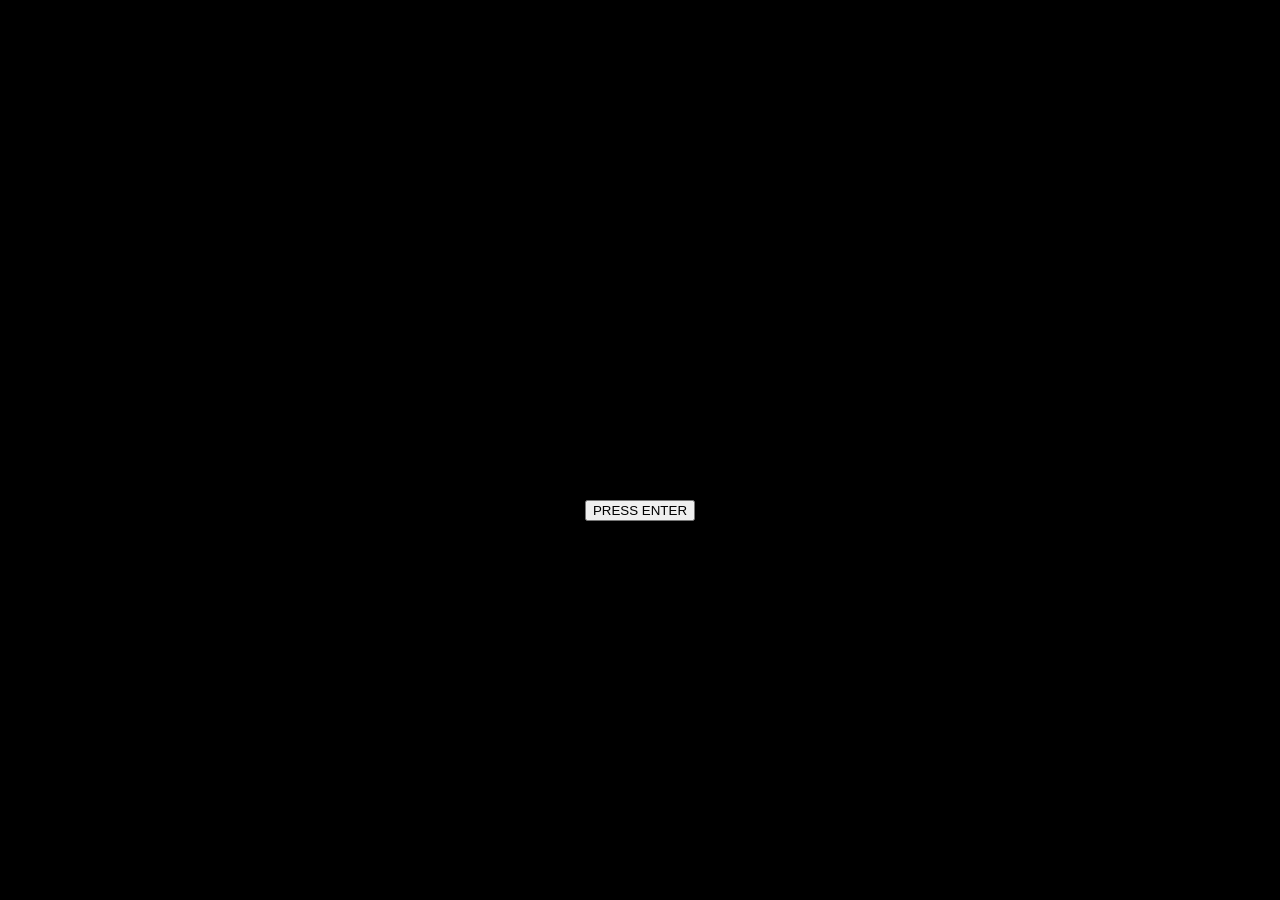
<file: index.html>
<!DOCTYPE html>
<html lang="en">

<head>
    <meta charset="UTF-8">
    <title>Happy Birthday ❤️</title>

    <link rel="stylesheet" href="style.css">
</head>

<body>

<div id="terminal">

    <p id="line1"></p>

    <p id="line2"></p>

    <p id="line3"></p>

    <p id="line4"></p>

    <p id="line5"></p>

    <button id="startButton">
        PRESS ENTER
    </button>

</div>

<script src="script.js"></script>

</body>
</file>
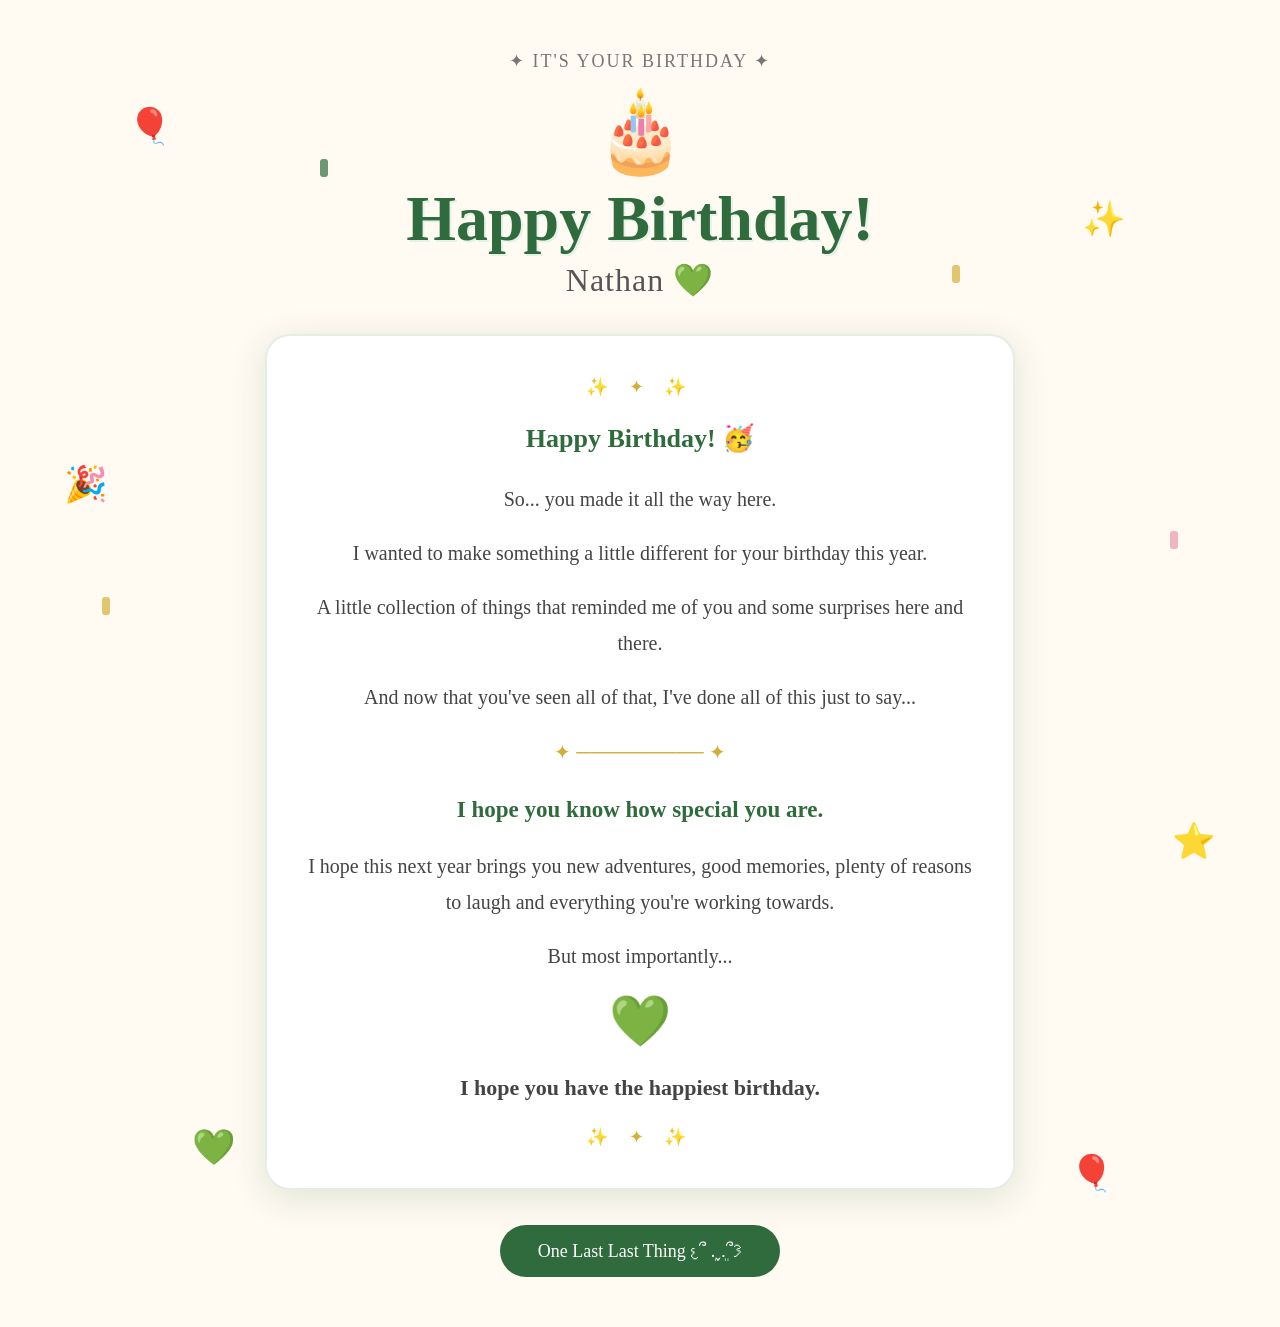
<file: birthday.html>
<!DOCTYPE html>
<html lang="en">

<head>

    <meta charset="UTF-8">
    <meta name="viewport" content="width=device-width, initial-scale=1.0">

    <title>Happy Birthday🧁</title>

    <link rel="stylesheet" href="style.css">

</head>

<body id="birthdayPage">

    <!-- Floating decorations -->
    <div class="birthday-decoration decoration-one">🎈</div>
    <div class="birthday-decoration decoration-two">✨</div>
    <div class="birthday-decoration decoration-three">💚</div>
    <div class="birthday-decoration decoration-four">🎈</div>
    <div class="birthday-decoration decoration-five">🎉</div>
    <div class="birthday-decoration decoration-six">⭐</div>


    <div class="birthday-container">

        <div class="birthday-small">
            ✦ IT'S YOUR BIRTHDAY ✦
        </div>


        <!-- Cake -->
        <div class="birthday-cake">

            <div class="cake-candle">
                🕯️
            </div>

            <div class="cake-top">
                🎂
            </div>

        </div>


        <h1 class="birthday-title">
            Happy Birthday!
        </h1>


        <div class="birthday-name">
            Nathan 💚
        </div>


        <div class="birthday-card">

            <div class="card-stars">
                ✨ ✦ ✨
            </div>

            <p class="birthday-opening">
                Happy Birthday! 🥳
            </p>

            <p>
                So... you made it all the way here.
            </p>

            <p>
                I wanted to make something a little different
                for your birthday this year.
            </p>

            <p>
                A little collection of things that reminded me
                of you and some surprises here and
                there.
            </p>

            <p>
                And now that you've seen all of that,
                I've done all of this just to say...
            </p>

            <div class="birthday-divider">
                ✦ ───────── ✦
            </div>

            <p class="birthday-highlight">
                I hope you know how special you are.
            </p>

            <p>
                I hope this next year brings you new adventures,
                good memories, plenty of reasons to laugh
                and everything you're working towards.
            </p>

            <p>
                But most importantly...
            </p>

            <div class="big-heart">
                💚
            </div>

            <p class="birthday-final-line">
                I hope you have the happiest birthday.
            </p>

            <div class="card-stars">
                ✨ ✦ ✨
            </div>

        </div>


        <button class="birthday-button" onclick="finishBirthday()">
            One Last Last Thing 𐔌՞ ܸ.ˬ.ܸ՞𐦯
        </button>

    </div>


    <!-- Confetti -->
    <div class="confetti-piece confetti-one"></div>
    <div class="confetti-piece confetti-two"></div>
    <div class="confetti-piece confetti-three"></div>
    <div class="confetti-piece confetti-four"></div>
    <div class="confetti-piece confetti-five"></div>
    <div class="confetti-piece confetti-six"></div>


    <script>

function finishBirthday() {

    const oldReveal = document.querySelector(".finalReveal");

    if (oldReveal) {

        oldReveal.style.animation = "finalRevealExit .6s ease forwards";

        setTimeout(function() {

            oldReveal.remove();
            showFinalScene();

        }, 600);

    } else {

        showFinalScene();

    }

}

function showFinalScene() {

    const finalScene = document.createElement("div");

    finalScene.className = "birthdayFinalScene";

    finalScene.innerHTML = `

        <div class="finalSceneBackground"></div>

        <div class="finalStory">

            <p class="storyLine lineOne">
                And that's the end of your little birthday adventure.
            </p>

            <p class="storyLine lineTwo">
                I hope you enjoyed it!
            </p>

            <p class="storyLine lineThree">
                Here's to another year of you.
            </p>

            <p class="storyLine lineFour">
                Happy Birthday, Nathan🧸
            </p>

        </div>

        <audio id="birthdaySong" preload="auto">
            <source src="music/put-your-records-on.mp3" type="audio/mpeg">
        </audio>

    `;

    document.body.appendChild(finalScene);

    const song = document.getElementById("birthdaySong");

    song.volume = 0.65;

    song.play().catch(function(error) {
        console.log("Music playback was blocked:", error);
    });
}
</script>

</body>

</html>
</file>
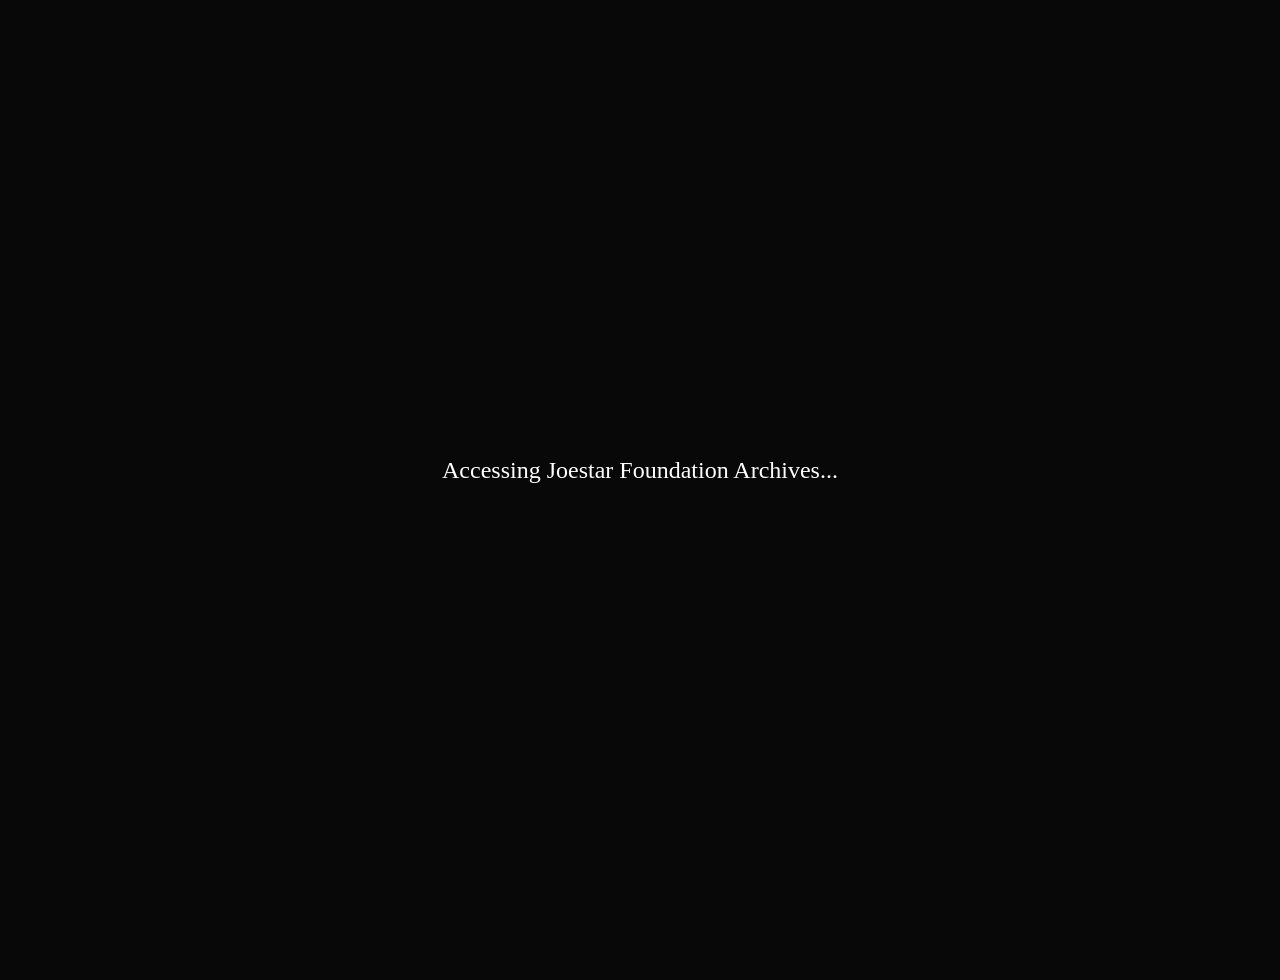
<file: jojo.html>
<!DOCTYPE html>
<html lang="en">

<head>

<meta charset="UTF-8">

<meta name="viewport" content="width=device-width, initial-scale=1.0">

<title>JoJo Record</title>

<link rel="stylesheet" href="style.css">

</head>

<body>

<div id="jojo">

    <p id="line1"></p>

    <p id="line2"></p>

    <p id="line3"></p>

    <div id="record">

        <h1>JOESTAR RECORD</h1>

        <img src="images/jojo/jonathan.jpg" alt="Jonathan Joestar" id="jonathan">

        <h2>Nathan</h2>

        <h3>"True Gentleman"</h3>

        <div id="traits">

            <p id="trait1">COURAGE ★★★★★</p>
            <p id="trait2">KINDNESS ★★★★★</p>
            <p id="trait3">PATIENCE ★★★★★</p>
            <p id="trait4">HUMOR ★★★★★</p>
            <p id="trait5">HEART ∞</p>

        </div>

        <div id="hiddenAbility">

            <h3>Hidden Ability</h3>

            <p>Someone is a year older today ✧</p>

        </div>

        <img
    src="images/jojo/to-be-continued.jpg"
    id="continueArrow"
    alt="To Be Continued">

    </div>

</div>

<script src="jojo.js"></script>

</body>

</html>
</file>
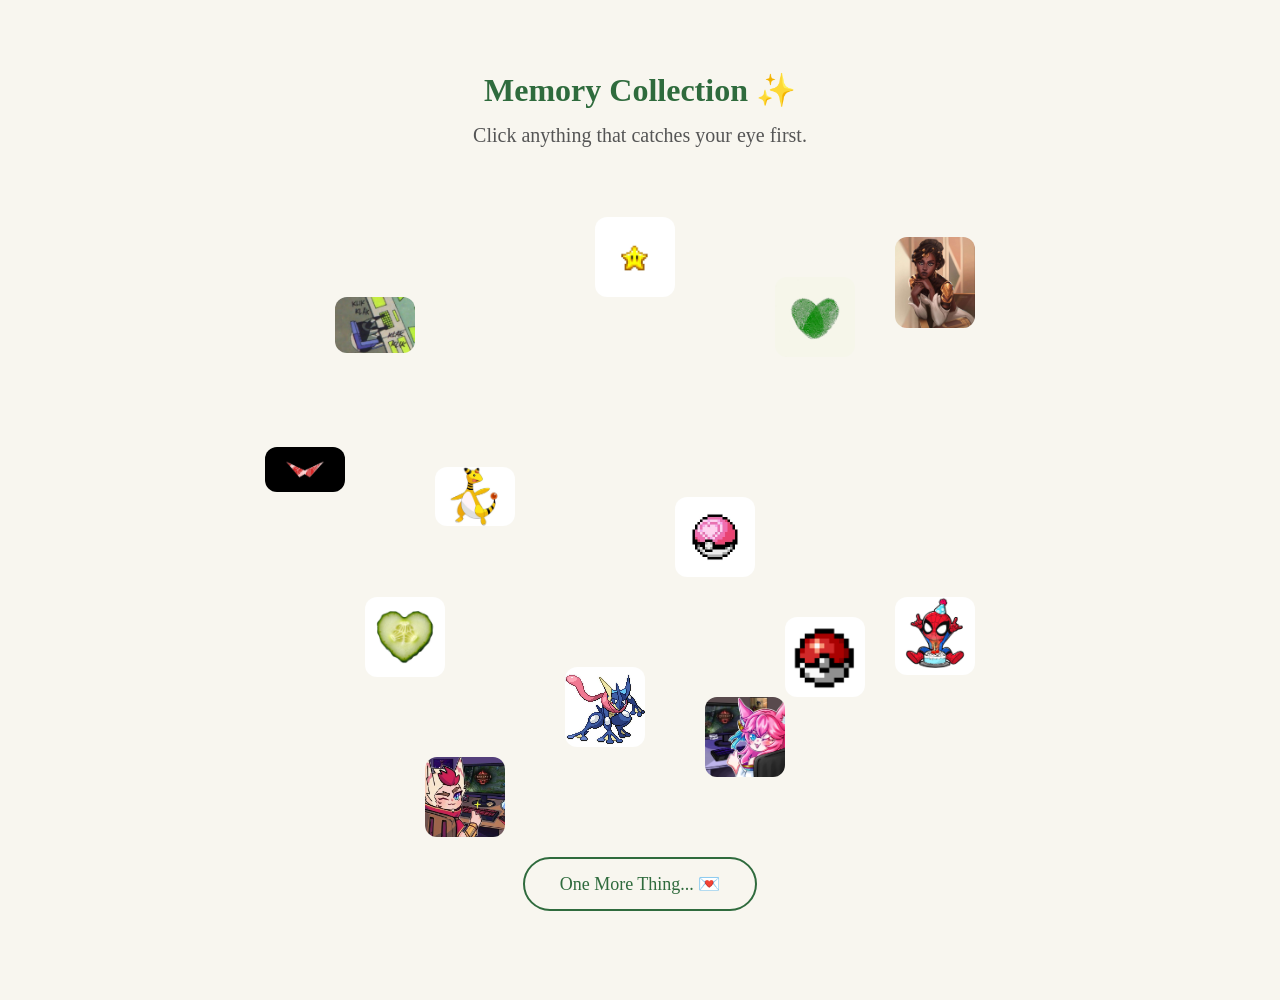
<file: memory.html>
<!DOCTYPE html>
<html lang="en">

<head>

    <meta charset="UTF-8">
    <meta name="viewport" content="width=device-width, initial-scale=1.0">

    <title>Memory Collection</title>

    <link rel="stylesheet" href="style.css">

</head>

<body>

<div id="memoryPage">

    <h1 id="memoryTitle">Memory Collection ✨</h1>

    <p id="subtitle">
        Click anything that catches your eye first.
    </p>

    <div id="memoryBoard">

       <img src="images/memories/star.jpg" class="memoryItem" id="star">

       <img src="images/memories/green-heart.jpg" class="memoryItem" id="greenHeart">

       <img src="images/memories/cucumber.jpg" class="memoryItem" id="cucumber">

       <img src="images/memories/spiderman-cake.jpg" class="memoryItem" id="spiderman">

       <img src="images/memories/batman.jpg" class="memoryItem" id="batman">

       <img src="images/memories/love-pokeball.jpg" class="memoryItem" id="loveBall">

       <img src="images/memories/pokeball.jpg" class="memoryItem" id="pokeBall">

       <img src="images/memories/greninja.jpg" class="memoryItem" id="greninja">

       <img src="images/memories/ampharos.jpg" class="memoryItem" id="ampharos">

       <img src="images/memories/xayah-chibi.jpg" class="memoryItem" id="xayah">

       <img src="images/memories/rakan-chibi.jpg" class="memoryItem" id="rakan">

       <img src="images/memories/mel.jpg" class="memoryItem" id="mel">

       <img src="images/memories/gurren.jpg" class="memoryItem" id="gurren">

    </div>

<button id="finalButton">
    One More Thing... 💌
</button>

</div>

<div id="popup">

    <div id="popupCard">

        <span id="closePopup">✕</span>

        <h2 id="popupTitle"></h2>

        <p id="popupText"></p>

    </div>

</div>

<script src="memory.js"></script>

</body>

</html>
</file>
<file: style.css>
body{

    margin:0;

    background:black;

    color:#00ff009f;

    font-family:Courier New, monospace;

}

#terminal{

    width:70%;

    display:flex;

    flex-direction:column;

    justify-content:center;

    align-items:center;

    min-height:100vh;

    margin:auto;

}

p{

    font-size:28px;

    margin:15px 0;

}

    #acceptButton{

    display:none;

    background:black;

    color:#00ff00a8;

    border:2px solid #00ff00a8;

    padding:15px 40px;

    font-size:20px;

    cursor:pointer;

    margin-top:40px;

    transition:.3s;

}
#acceptButton:hover{

    background:#00ff00;

    color:black;

    box-shadow:0 0 30px #00ff00;

}

button:hover{

    background:#00ff00a8;

    color:black;

}

/* ---------- League Page ---------- */

#league{
    color: #00ff00a8;
    background: black;
    min-height: 100vh;
    display: flex;
    flex-direction: column;
    justify-content: center;
    align-items: center;
    font-family: Consolas, monospace;
}

#champions{
    display: none;
    gap: 50px;
    margin: 40px;
}

.champion-card{
    border: 2px solid #00ff00a8;
    box-shadow: 0 0 18px #00ff00a8;
    transition:.3s;

} 
.champion-card:hover{

    transform:scale(1.05);

    box-shadow:0 0 35px #00ff00a8;

}

#heart{
    display: flex;
    align-items: center;
    font-size: 40px;
}

#title,
#story,
#quote,
#acceptButton{
    display: none;
}

/* ---------- Fade In Animation ---------- */

.fade-in {
    animation: fadeIn 1.2s ease forwards;
}

@keyframes fadeIn {

    from {
        opacity: 0;
        transform: translateY(15px);
    }

    to {
        opacity: 1;
        transform: translateY(0);
    }

}
.champion-card img{

    width:160px;

    height:250px;

    object-fit:cover;

    border-radius:8px;

}
#heart{

    animation:heartbeat 1s infinite;

}
@keyframes heartbeat{

0%{

transform:scale(1);

}

25%{

transform:scale(1.2);

}

50%{

transform:scale(1);

}

75%{

transform:scale(1.2);

}

100%{

transform:scale(1);

}

}
/* ---------- JoJo Page ---------- */

#jojo{
    background:black;
    color:#d4af37;      /* Gold */
    min-height:100vh;
    display:flex;
    flex-direction:column;
    justify-content:center;
    align-items:center;
    font-family:Georgia, serif;
}

#record,
#trait1,
#trait2,
#trait3,
#trait4,
#trait5,
#hiddenAbility,
#continueButton{
    display:none;
}

/* ===========================
        JOJO PAGE
=========================== */

#jojo{

    background:#080808;
    color:#d4af37;
    min-height:100vh;

    display:flex;
    flex-direction:column;

    justify-content:center;
    align-items:center;

    text-align:center;

    font-family:Georgia, serif;

    padding:40px;

}

#record{

    display:none;

    width:650px;

    max-width:90%;

    border:3px solid #d4af37;

    padding:35px;

    border-radius:15px;

    background:#111;

    box-shadow:0 0 25px rgba(212,175,55,.45);

}

#record h1{

    letter-spacing:4px;

    margin-bottom:20px;

}

#jonathan{

    width:220px;

    border:4px solid #d4af37;

    padding:8px;

    background:white;

    border-radius:8px;

    box-shadow:0 0 20px rgba(212,175,55,.5);

}


#traits{

    margin-top:30px;

    text-align:left;

    width:80%;

    margin-left:auto;
    margin-right:auto;

}

#traits p{

    display:none;

    font-size:22px;

    margin:12px 0;

}

#hiddenAbility{

    display:none;

    margin-top:35px;

    border:2px solid #d4af37;

    padding:20px;

    border-radius:10px;

    box-shadow:0 0 18px rgba(212,175,55,.3);

}

#continueButton{

    display:none;

    margin-top:35px;

    background:#111;

    color:#d4af37;

    border:2px solid #d4af37;

    padding:14px 35px;

    font-size:20px;

    cursor:pointer;

    transition:.3s;

}

#line1,
#line2,
#line3{

    font-size:24px;

    margin:10px;

    color:white;

}

#continueArrow{

    display:none;

    width:420px;

    margin-top:40px;

    cursor:pointer;

}
/* ==========================
      MEMORY PAGE
========================== */

#memoryPage{

    background:#f8f6ef;

    min-height:100vh;

    padding:50px;

    text-align:center;

    font-family:Georgia, serif;

}

#memoryTitle{

    color:#2f6b3d;

    margin-bottom:10px;

}

#memoryPage h1{

    color:#2f6b3d;

    margin-bottom:10px;

}

#subtitle{

    color:#555;

    margin-bottom:50px;

    font-size:20px;

}

#memoryBoard{

    position:relative;

    width:850px;

    max-width:95%;

    height:600px;

    margin:30px auto;

}

.memoryItem{

    width:80px;

    position:absolute;

    cursor:pointer;

    transition:.35s;

    border-radius:12px; 

}

.memoryItem:hover{

    transform:scale(1.15) rotate(8deg);

    filter:drop-shadow(0 0 12px rgba(255,215,0,.8)); 

}

#star{
    top:20px;
    left:380px;
}

#greenHeart{
    top:80px;
    left:560px;
}

#batman{
    top:100px;
    left:120px;
}

#gurren{
    top:250px;
    left:50px;
}

#cucumber{
    top:400px;
    left:150px;
}

#greninja{
    top:470px;
    left:350px;
}

#pokeBall{
    top:420px;
    left:570px;
}

#loveBall{
    top:300px;
    left:460px;
}

#spiderman{
    top:400px;
    left:680px;
}

#ampharos{
    top:270px;
    left:220px;
}

#mel{
    top:40px;
    left:680px;
}

#xayah{
    top:500px;
    left:490px;
}

#rakan{
    top:560px;
    left:210px;
}

/* ======================
        POPUP
====================== */

#popup{

    display:none;

    position:fixed;

    top:0;
    left:0;

    width:100%;
    height:100%;

    background:rgba(0,0,0,.55);

    justify-content:center;
    align-items:center;

    z-index:1000;

}

#popupCard{

    width:500px;

    max-width:85%;

    background:white;

    padding:35px;

    border-radius:20px;

    text-align:center;

    box-shadow:0 0 40px rgba(0,0,0,.25);

    position:relative;

    animation:pop .35s;

}

#popupTitle{

    color:#2f6b3d;

    margin-bottom:15px;

}

#popupText{

    color:#444;

    line-height:1.8;

    font-size:20px;

}

#closePopup{

    position:absolute;

    right:20px;

    top:15px;

    cursor:pointer;

    font-size:25px;

}

@keyframes pop{

from{

transform:scale(.8);

opacity:0;

}

to{

transform:scale(1);

opacity:1;

}

}

.mageText{

    position:fixed;

    color:#8b0000;

    font-family:Georgia, serif;

    font-size:32px;

    font-weight:bold;

    pointer-events:none;

    z-index:2000;

    animation:mageAppear 1.8s ease forwards;

}

@keyframes mageAppear{

    0%{
        opacity:0;
        transform:scale(.4) rotate(-10deg);
    }

    20%{
        opacity:1;
        transform:scale(1.2) rotate(5deg);
    }

    70%{
        opacity:1;
    }

    100%{
        opacity:0;
        transform:scale(1.5) rotate(-8deg);
    }

}
.sparkle{

    position:fixed;

    color:#d4af37;

    font-size:28px;

    font-weight:bold;

    pointer-events:none;

    z-index:9999;

    text-shadow:
        0 0 5px #ffd700,
        0 0 15px #ffd700;

    animation:sparkleAnimation 1.5s ease-out forwards;

}

@keyframes sparkleAnimation{

    0%{
        opacity:0;
        transform:scale(.2) rotate(0deg);
    }

    25%{
        opacity:1;
        transform:scale(1.3) rotate(90deg);
    }

    70%{
        opacity:1;
        transform:scale(1) rotate(180deg);
    }

    100%{
        opacity:0;
        transform:scale(.2) rotate(360deg);
    }

}
.heartSparkle{

    position:fixed;

    font-size:24px;

    pointer-events:none;

    z-index:9999;

    animation:heartFloat 1.5s ease-out forwards;

}

@keyframes heartFloat{

    0%{

        opacity:0;

        transform:scale(.3) translateY(0);

    }

    25%{

        opacity:1;

        transform:scale(1.2) translateY(-10px);

    }

    70%{

        opacity:1;

    }

    100%{

        opacity:0;

        transform:scale(.7) translateY(-70px);

    }

}
.cucumberRain{

    position:fixed;

    top:-50px;

    font-size:30px;

    pointer-events:none;

    z-index:9999;

    animation:cucumberFall 1.8s linear forwards;

}

@keyframes cucumberFall{

    0%{

        opacity:0;

        transform:translateY(0) rotate(0deg);

    }

    15%{

        opacity:1;

    }

    100%{

        opacity:0;

        transform:translateY(110vh) rotate(360deg);

    }

}
.confetti{

    position:fixed;

    width:10px;
    height:14px;

    z-index:9999;

    pointer-events:none;

    animation:confettiBurst 1.5s ease-out forwards;

}

@keyframes confettiBurst{

    0%{

        opacity:1;

        transform:
            translate(0,0)
            rotate(0deg);

    }

    100%{

        opacity:0;

        transform:
            translate(var(--x),var(--y))
            rotate(720deg);

    }

}
.webEffect{

    position:fixed;

    top:50%;
    left:50%;

    font-size:120px;

    z-index:9999;

    pointer-events:none;

    animation:webShoot 1.2s ease-out forwards;

}

@keyframes webShoot{

    0%{

        opacity:0;

        transform:translate(-50%,-50%) scale(.2);

    }

    30%{

        opacity:1;

        transform:translate(-50%,-50%) scale(1);

    }

    100%{

        opacity:0;

        transform:translate(-50%,-50%) scale(3);

    }

}
.gurrenOverlay{

    position:fixed;

    top:0;
    left:0;

    width:100%;
    height:100%;

    background:#080808;

    z-index:10000;

    display:flex;

    justify-content:center;
    align-items:center;

    text-align:center;

    animation:gurrenFade 4s ease forwards;

}

.gurrenQuote{

    color:#ffffff;

    font-family:Georgia, serif;

    animation:gurrenZoom 4s ease forwards;

}

.gurrenTitle{

    font-size:22px;

    letter-spacing:5px;

    margin-bottom:40px;

}

.gurrenText{

    font-size:48px;

    font-weight:bold;

    line-height:1.4;

    text-shadow:
        0 0 10px #ffffff,
        0 0 25px #ffffff;

}

.gurrenBirthday{

    margin-top:40px;

    font-size:24px;

    letter-spacing:2px;

}

@keyframes gurrenFade{

    0%{
        opacity:0;
    }

    10%{
        opacity:1;
    }

    75%{
        opacity:1;
    }

    100%{
        opacity:0;
    }

}

@keyframes gurrenZoom{

    0%{

        opacity:0;

        transform:scale(.7);

    }

    20%{

        opacity:1;

        transform:scale(1);

    }

    70%{

        opacity:1;

        transform:scale(1.05);

    }

    100%{

        opacity:0;

        transform:scale(1.1);

    }

}
@keyframes gurrenZoom{


}

/* FINAL MEMORY BUTTON */

#finalButton{

    margin-top:30px;

    padding:14px 35px;

    background:transparent;

    color:#2f6b3d;

    border:2px solid #2f6b3d;

    border-radius:30px;

    font-family:Georgia, serif;

    font-size:18px;

    cursor:pointer;

    opacity:0;

    animation:finalButtonAppear 1.5s ease forwards;

    animation-delay:1s;

    transition:.3s;

}

#finalButton:hover{

    background:#2f6b3d;

    color:white;

    transform:scale(1.05);

    box-shadow:0 0 20px rgba(47,107,61,.3);

}

@keyframes finalButtonAppear{

    from{

        opacity:0;

        transform:translateY(10px);

    }

    to{

        opacity:1;

        transform:translateY(0);

    }

}

/* ==========================
        BIRTHDAY PAGE
========================== */

#birthdayPage {
    min-height: 100vh;
    margin: 0;
    padding: 0;
    background: #fffaf2;
    color: #2f6b3d;
    font-family: Georgia, serif;
    display: flex;
    justify-content: center;
    align-items: center;
    text-align: center;
    overflow-x: hidden;
    overflow-y: auto;
    position: relative;
}

.birthday-container {
    width: 90%;
    max-width: 750px;
    padding: 50px 30px;
    position: relative;
    z-index: 2;
}

.birthday-small {
    font-size: 18px;
    color: #777;
    letter-spacing: 2px;
    margin-bottom: 15px;
}

.birthday-title {
    font-size: 64px;
    color: #2f6b3d;
    margin: 10px 0;
    text-shadow: 2px 2px 0 #e8f1e8;
}

.birthday-name {
    font-size: 32px;
    color: #555;
    margin-bottom: 35px;
}

.birthday-card {
    background: white;
    padding: 40px;
    border-radius: 25px;
    box-shadow: 0 8px 35px rgba(47, 107, 61, .15);
    border: 2px solid #e5eee5;
}

.birthday-card p {
    font-size: 20px;
    color: #444;
    line-height: 1.8;
    margin: 18px 0;
}

.birthday-heart {
    font-size: 45px;
    animation: birthdayHeartbeat 1.5s infinite;
}

@keyframes birthdayHeartbeat {

    0%, 100% {
        transform: scale(1);
    }

    50% {
        transform: scale(1.15);
    }
}

.birthday-button {
    margin-top: 35px;
    padding: 15px 38px;
    background: #2f6b3d;
    color: white;
    border: none;
    border-radius: 30px;
    font-family: Georgia, serif;
    font-size: 18px;
    cursor: pointer;
    transition: .3s;
}

.birthday-button:hover {
    transform: scale(1.08);
    box-shadow: 0 0 25px rgba(47, 107, 61, .35);
}

/* Birthday Decorations */

.birthday-decoration {
    position: absolute;
    font-size: 35px;
    pointer-events: none;
    animation: birthdayFloat 4s ease-in-out infinite;
}

.decoration-one {
    top: 8%;
    left: 10%;
}

.decoration-two {
    top: 15%;
    right: 12%;
    animation-delay: 1s;
}

.decoration-three {
    bottom: 12%;
    left: 15%;
    animation-delay: 2s;
}

.decoration-four {
    bottom: 10%;
    right: 13%;
    animation-delay: 1.5s;
}

@keyframes birthdayFloat {

    0%, 100% {
        transform: translateY(0) rotate(-5deg);
    }

    50% {
        transform: translateY(-15px) rotate(5deg);
    }
}

/* ==========================
   BIRTHDAY PAGE ENHANCEMENTS
========================== */

.birthday-container {
    animation: birthdayEntrance 1.3s ease forwards;
}

@keyframes birthdayEntrance {

    from {
        opacity: 0;
        transform: translateY(30px);
    }

    to {
        opacity: 1;
        transform: translateY(0);
    }
}


/* Cake */

.birthday-cake {
    font-size: 70px;
    margin-bottom: 5px;
    animation: cakeBounce 2s ease-in-out infinite;
}

@keyframes cakeBounce {

    0%, 100% {
        transform: translateY(0);
    }

    50% {
        transform: translateY(-8px);
    }
}

.cake-candle {
    font-size: 28px;
    margin-bottom: -25px;
}


/* Birthday heading */

.birthday-title {
    font-size: 64px;
    margin-top: 5px;
    margin-bottom: 5px;
    animation: titleGlow 2s ease-in-out infinite;
}

@keyframes titleGlow {

    0%, 100% {
        text-shadow: 2px 2px 0 #e8f1e8;
    }

    50% {
        text-shadow:
            0 0 10px rgba(47, 107, 61, .25),
            2px 2px 0 #e8f1e8;
    }
}


/* Name */

.birthday-name {
    letter-spacing: 1px;
}


/* Birthday card */

.birthday-card {
    animation: cardAppear 1.5s ease forwards;
    animation-delay: .3s;
    opacity: 0;
}

@keyframes cardAppear {

    from {
        opacity: 0;
        transform: translateY(20px);
    }

    to {
        opacity: 1;
        transform: translateY(0);
    }
}

.birthday-opening {
    font-size: 26px !important;
    font-weight: bold;
    color: #2f6b3d !important;
}

.birthday-highlight {
    font-size: 23px !important;
    font-weight: bold;
    color: #2f6b3d !important;
}

.birthday-final-line {
    font-size: 22px !important;
    font-weight: bold;
}

.birthday-divider {
    margin: 25px 0;
    color: #d4af37;
    font-size: 20px;
}

.card-stars {
    color: #d4af37;
    font-size: 18px;
    letter-spacing: 8px;
}

.big-heart {
    font-size: 50px;
    margin: 15px 0;
    animation: birthdayHeartbeat 1.5s infinite;
}


/* More floating decorations */

.decoration-five {
    top: 35%;
    left: 5%;
    animation-delay: .5s;
}

.decoration-six {
    bottom: 35%;
    right: 5%;
    animation-delay: 2.5s;
}


/* Confetti */

.confetti-piece {
    position: absolute;
    width: 8px;
    height: 18px;
    border-radius: 3px;
    opacity: .7;
    animation: confettiFloat 4s ease-in-out infinite;
}

.confetti-one {
    top: 12%;
    left: 25%;
    background: #2f6b3d;
}

.confetti-two {
    top: 20%;
    right: 25%;
    background: #d4af37;
    animation-delay: 1s;
}

.confetti-three {
    bottom: 20%;
    left: 25%;
    background: #e89aa5;
    animation-delay: 2s;
}

.confetti-four {
    bottom: 15%;
    right: 25%;
    background: #2f6b3d;
    animation-delay: 1.5s;
}

.confetti-five {
    top: 45%;
    left: 8%;
    background: #d4af37;
    animation-delay: 2.5s;
}

.confetti-six {
    top: 40%;
    right: 8%;
    background: #e89aa5;
    animation-delay: .7s;
}

@keyframes confettiFloat {

    0%, 100% {
        transform: translateY(0) rotate(0deg);
    }

    50% {
        transform: translateY(-20px) rotate(180deg);
    }
}


/* Mobile */

@media (max-width: 600px) {

    .birthday-container {
        width: 88%;
        padding: 35px 10px;
    }

    .birthday-title {
        font-size: 44px;
    }

    .birthday-name {
        font-size: 24px;
    }

    .birthday-card {
        padding: 25px 20px;
    }

    .birthday-card p {
        font-size: 17px;
        line-height: 1.7;
    }

    .birthday-opening {
        font-size: 22px !important;
    }

    .birthday-highlight {
        font-size: 20px !important;
    }

    .birthday-cake {
        font-size: 55px;
    }

    .birthday-decoration {
        font-size: 25px;
    }

}
/* ==========================
       FINAL BIRTHDAY REVEAL
========================== */

.finalReveal {
    position: fixed;
    top: 0;
    left: 0;
    width: 100%;
    height: 100%;
    background: rgba(255, 250, 242, .96);
    display: flex;
    justify-content: center;
    align-items: center;
    z-index: 10000;
    animation: finalRevealFade .8s ease forwards;
}

.finalRevealCard {
    width: 80%;
    max-width: 600px;
    padding: 45px 30px;
    background: white;
    border-radius: 25px;
    text-align: center;
    box-shadow: 0 10px 50px rgba(47, 107, 61, .2);
    animation: finalCardAppear 1s ease forwards;
}

.finalRevealCard h2 {
    color: #2f6b3d;
    font-size: 36px;
    margin-bottom: 25px;
}

.finalRevealCard p {
    color: #444;
    font-size: 20px;
    line-height: 1.7;
}

.finalSparkles {
    color: #d4af37;
    font-size: 22px;
    letter-spacing: 8px;
}

.finalHeart {
    font-size: 55px;
    margin-top: 20px;
    animation: birthdayHeartbeat 1.5s infinite;
}

@keyframes finalRevealFade {

    from {
        opacity: 0;
    }

    to {
        opacity: 1;
    }
}

@keyframes finalCardAppear {

    from {
        opacity: 0;
        transform: scale(.8) translateY(20px);
    }

    to {
        opacity: 1;
        transform: scale(1) translateY(0);
    }
}

/* ==========================
       FINAL STORY SCENE
========================== */

.birthdayFinalScene {
    position: fixed;
    inset: 0;
    width: 100%;
    height: 100%;
    overflow: hidden;
    z-index: 20000;
    background: #b8d98f;
}


/* Background image */

.finalSceneBackground {
    position: absolute;
    inset: 0;

    background-image: url("images/final-scene.jpg");
    background-size: cover;
    background-position: center;

    transform: scale(1);

    animation: sceneZoom 20s ease-out forwards;
}


/* Soft overlay */

.birthdayFinalScene::after {
    content: "";
    position: absolute;
    inset: 0;

    background: rgba(255, 255, 255, .12);

    pointer-events: none;
}


/* Story */

.finalStory {
    position: absolute;
    inset: 0;

    display: flex;
    justify-content: center;
    align-items: center;

    text-align: center;

    z-index: 2;

    padding: 30px;
}


/* Story lines */

.storyLine {
    position: absolute;

    max-width: 700px;

    color: white;

    font-family: Georgia, serif;

    font-size: 30px;
    line-height: 1.5;

    text-shadow:
        0 2px 5px rgba(0, 0, 0, .45),
        0 0 15px rgba(0, 0, 0, .25);

    opacity: 0;
}


/* Each line appears separately */

.lineOne {
    animation: storyLineOne 4s ease forwards;
}

.lineTwo {
    animation: storyLineTwo 4s ease forwards;
    animation-delay: 4s;
}

.lineThree {
    animation: storyLineThree 4s ease forwards;
    animation-delay: 8s;
}

.lineFour {
    font-size: 38px;
    font-weight: bold;

    animation: storyLineFour 5s ease forwards;
    animation-delay: 12s;
}


/* Background entrance */

@keyframes finalSceneAppear {

    from {
        opacity: 0;
    }

    to {
        opacity: 1;
    }
}


/* Gentle camera movement */

@keyframes sceneZoom {

    from {
        transform: scale(1);
    }

    to {
        transform: scale(1.03);
    }
}


/* Story timing */

@keyframes storyLineOne {

    0% {
        opacity: 0;
        transform: translateY(15px);
    }

    20% {
        opacity: 1;
        transform: translateY(0);
    }

    70% {
        opacity: 1;
    }

    100% {
        opacity: 0;
        transform: translateY(-10px);
    }
}

@keyframes storyLineTwo {

    0% {
        opacity: 0;
        transform: translateY(15px);
    }

    20% {
        opacity: 1;
        transform: translateY(0);
    }

    70% {
        opacity: 1;
    }

    100% {
        opacity: 0;
        transform: translateY(-10px);
    }
}

@keyframes storyLineThree {

    0% {
        opacity: 0;
        transform: translateY(15px);
    }

    20% {
        opacity: 1;
        transform: translateY(0);
    }

    70% {
        opacity: 1;
    }

    100% {
        opacity: 0;
        transform: translateY(-10px);
    }
}

@keyframes storyLineFour {

    0% {
        opacity: 0;
        transform: scale(.95);
    }

    20% {
        opacity: 1;
        transform: scale(1);
    }

    70% {
        opacity: 1;
        transform: scale(1);
    }

    100% {
        opacity: 0;
        transform: scale(1.03);
    }
}


/* Mobile */

@media (max-width: 600px) {

    .storyLine {
        font-size: 22px;
        padding: 20px;
    }

    .lineFour {
        font-size: 29px;
    }

}

@keyframes finalRevealExit {

    from {
        opacity: 1;
    }

    to {
        opacity: 0;
    }
}

/* ==========================
   MOBILE LEAGUE PAGE
========================== */

@media (max-width: 600px) {

    #league {
        padding: 30px 15px;
        box-sizing: border-box;
        min-height: 100vh;
    }

    #champions {
        flex-wrap: wrap;
        justify-content: center;
        gap: 25px;
        width: 100%;
        margin: 25px 0;
        box-sizing: border-box;
    }

    .champion-card {
        max-width: 42vw;
        box-sizing: border-box;
    }

    .champion-card img {
        width: 120px;
        max-width: 100%;
        height: auto;
    }
}

/* ==========================
   MOBILE MEMORY COLLECTION
========================== */

@media (max-width: 600px) {

    #memoryPage {
        padding: 30px 10px;
        overflow-x: hidden;
        box-sizing: border-box;
    }

    #memoryBoard {
        position: relative;
        width: 100%;
        max-width: 390px;
        height: 620px;
        margin: 30px auto 20px;
    }

    .memoryItem {
        width: 60px;
        height: auto;
    }


    /* ⭐ Star */
    #star {
        top: 10px;
        left: 43%;
    }

    /* 💚 Green Heart */
    #greenHeart {
        top: 70px;
        left: 73%;
    }

    /* 🦇 Batman */
    #batman {
        top: 90px;
        left: 12%;
    }

    /* 🌌 Gurren */
    #gurren {
        top: 190px;
        left: 4%;
    }

    /* 🥒 Cucumber */
    #cucumber {
        top: 300px;
        left: 18%;
    }

    /* 🐸 Greninja */
    #greninja {
        top: 390px;
        left: 43%;
    }

    /* ⚪ Poké Ball */
    #pokeBall {
        top: 275px;
        left: 72%;
    }

    /* ❤️ Love Ball */
    #loveBall {
        top: 180px;
        left: 55%;
    }

    /* 🕷️ Spider-Man */
    #spiderman {
        top: 350px;
        left: 78%;
    }

    /* ⚡ Ampharos */
    #ampharos {
        top: 220px;
        left: 28%;
    }

    /* 🟢 Mel */
    #mel {
        top: 105px;
        left: 82%;
    }

    /* 🪶 Xayah */
    #xayah {
        top: 450px;
        left: 60%;
    }

    /* 🪶 Rakan */
    #rakan {
        top: 510px;
        left: 18%;
    }

}

@media (max-width: 600px) {

    #continueArrow {
        width: 320px;
        max-width: 90%;
        height: auto;
    }

}
</file>
